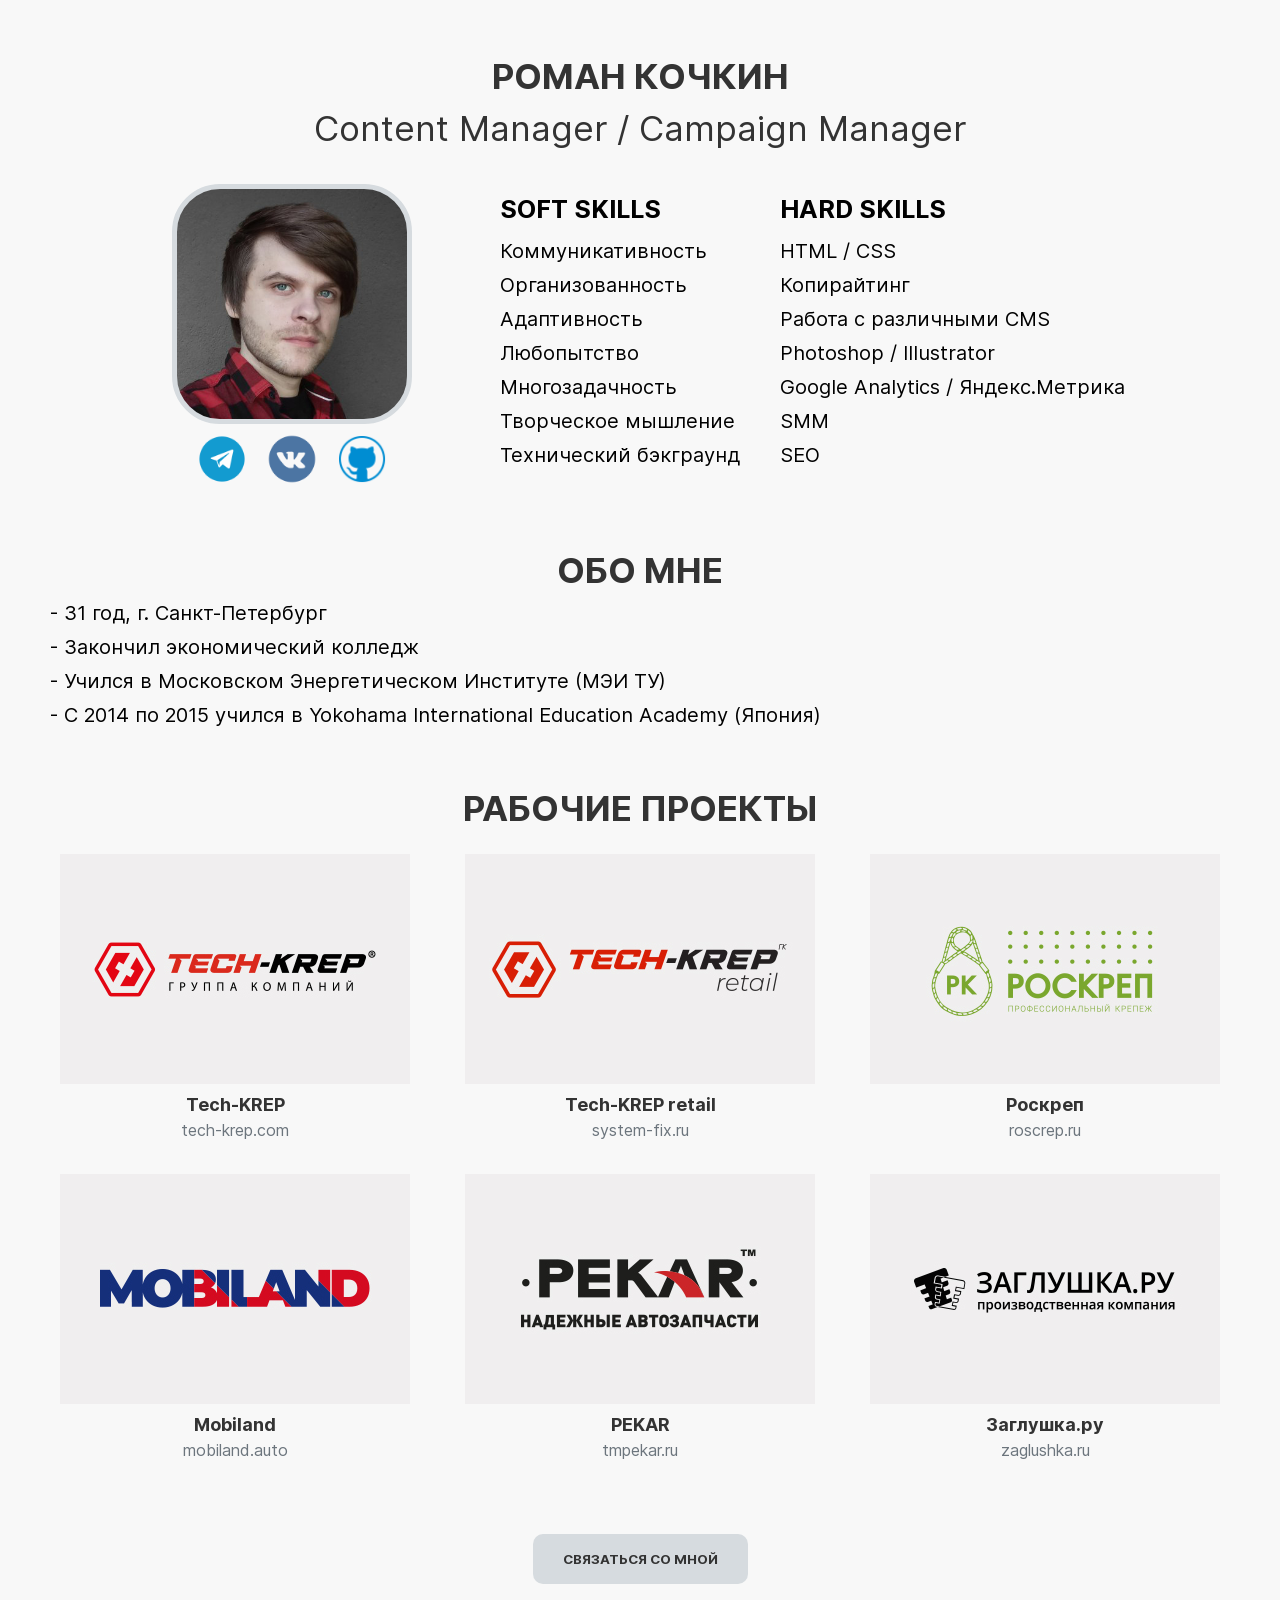
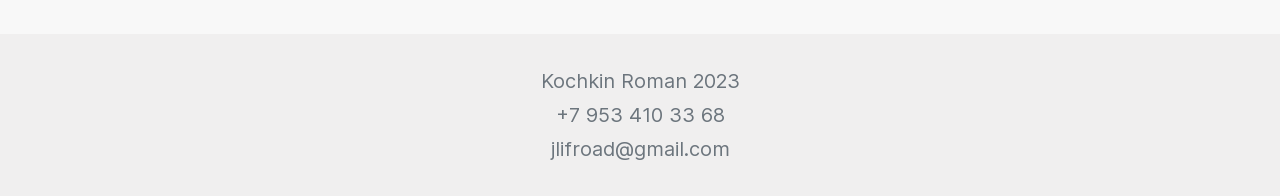
<file: index.html>
<html lang="ru">
    <head>
        <meta charset="UTF-8">
        <meta name="viewport" content="width=device-width, initial-scale=1.0">
        <meta http-equiv="X-UA-Compatible" content="ie=edge">
        <title>Роман Кочкин - контент-менеджер</title>
        <link rel="shortcut icon" href="favicon.ico" />
        <link rel="stylesheet" href="css/styles.css">
    </head>
    <body>
        <header>
            <p class="semi-title text-bold text-uppercase m-0">Роман Кочкин</p>
            <p class="semi-title m-0">Content Manager / Campaign Manager</p>
            <div class="header-info">
                <div>
                    <div class="header-photo"></div>
                    <div class="header-sns">
                        <a href="https://t.me/jlifroad" target="_blank"><img src="images/telegramm_logo.png"></a>
                        <a href="https://vk.com/nichi_roku" target="_blank"><img src="images/vk_logo.png"></a>
                        <a href="https://github.com/Lifroad" target="_blank"><img src="images/github_logo.png"></a>
                    </div>
                </div>
                <div class="header-skills">
                        <ul>
                            <span class="text-bold text-uppercase skills-title">Soft Skills</span>
                            <li>Коммуникативность</li>
                            <li>Организованность</li>
                            <li>Адаптивность</li>
                            <li>Любопытство</li>
                            <li>Многозадачность</li>
                            <li>Творческое мышление</li>
                            <li>Технический бэкграунд</li>
                        </ul>
                        <ul>
                            <span class="text-bold text-uppercase skills-title">Hard Skills</span>
                            <li>HTML / CSS</li>
                            <li>Копирайтинг</li>
                            <li>Работа с различными CMS</li>
                            <li>Photoshop / Illustrator</li>
                            <li>Google Analytics / Яндекс.Метрика</li>
                            <li>SMM</li>
                            <li>SEO</li>
                        </ul>
                </div>
                </div>
                </div>
            </div>
        </header>
        <main>
            <section class="about">
                <p class="semi-title text-bold text-uppercase m-0">Обо мне</p>
                <p>31 год, г. Санкт-Петербург</p>
                <p>Закончил экономический колледж</p>
                <p>Учился в Московском Энергетическом Институте (МЭИ ТУ)</p>
                <p>С 2014 по 2015 учился в Yokohama International Education Academy (Япония)</p>
            </section>
            <section>
                <p class="semi-title text-bold text-uppercase">Рабочие проекты</p>
                <div class="projects">
                    <div class="projects-item">
                        <a href="https://tech-krep.com/" target="_blank">
                            <div class="item-image">
                                <img src="images/tk_preview.jpg">
                                <img src="images/tk_project.jpg">
                            </div>
                        </a>
                        <div class="item-text">
                            <p>Tech-KREP</p>
                            <a href="https://tech-krep.com/" target="_blank"><p>tech-krep.com</p></a>
                        </div>
                    </div>
                    <div class="projects-item">
                        <a href="https://system-fix.ru/" target="_blank">
                            <div class="item-image">
                                <img src="images/sf_preview.jpg">
                                <img src="images/sf_project.jpg">
                            </div>
                        </a>
                        <div class="item-text">
                            <p>Tech-KREP retail</p>
                            <a href="https://system-fix.ru/" target="_blank"><p>system-fix.ru</p></a>
                        </div>
                    </div>
                    <div class="projects-item">
                        <a href="https://roscrep.ru/" target="_blank">
                            <div class="item-image">
                                <img src="images/roscrep_preview.jpg">
                                <img src="images/roscrep_project.jpg">
                            </div>
                        </a>
                        <div class="item-text">
                            <p>Роскреп</p>
                            <a href="https://roscrep.ru/" target="_blank"><p>roscrep.ru</p></a>
                        </div>
                    </div>
                    <div class="projects-item">
                        <a href="https://mobiland.auto/" target="_blank">
                            <div class="item-image">
                                <img src="images/mobiland_preview.jpg">
                                <img src="images/mobiland_project.jpg">
                            </div>
                        </a>
                        <div class="item-text">
                            <p>Mobiland</p>
                            <a href="https://mobiland.auto/" target="_blank"><p>mobiland.auto</p></a>
                        </div>
                    </div>
                    <div class="projects-item">
                        <a href="https://tmpekar.ru/" target="_blank">
                            <div class="item-image">
                                <img src="images/pekar_preview.jpg">
                                <img src="images/pekar_project.jpg">
                            </div>
                        </a>
                        <div class="item-text">
                            <p>PEKAR</p>
                            <a href="https://tmpekar.ru/" target="_blank"><p>tmpekar.ru</p></a>
                        </div>
                    </div>
                    <div class="projects-item">
                        <a href="https://zaglushka.ru/" target="_blank">
                            <div class="item-image">
                                <img src="images/zaglushka_preview.jpg">
                                <img src="images/zaglushka_project.jpg">
                            </div>
                        </a>
                        <div class="item-text">
                            <p>Заглушка.ру</p>
                            <a href="https://zaglushka.ru/" target="_blank"><p>zaglushka.ru</p></a>
                        </div>
                    </div>
                </div>
            </section>
            <section class="text-center">
                <form action="https://t.me/jlifroad" target="_blank">
                    <button class="button-contact text-uppercase text-bold">
                        Связаться со мной
                    </button>
                </form>
            </section>
        </main>
        <footer>
            <p class="text-center">Kochkin Roman 2023</p>
            <p class="text-center">+7 953 410 33 68</p>
            <p class="text-center">jlifroad@gmail.com</p>
        </footer>
    </body>
</html>
</file>
<file: css/styles.css>
@import url("fonts.css");

:root {
    display: flex;
    justify-content: center;
    font: 20px "Inter-Regular", sans-serif;
    background-color: #f8f8f8;
    --dark-grey: #333;
    --light-grey: #D6DBDF;
}

/* Main */
body {
    max-width: 1200px;
    margin: 50px
}

/* Header section */
.header-info {
    display: flex;
    flex-direction: row;
    justify-content: center;
    align-items: flex-start;
    flex-wrap: wrap;
    margin: 30px 0;
}
.header-info div {
    margin: 0 0.8rem;
}
.header-photo {
    width: 230px;
    height: 230px;
    background-image: url("../images/avatar.jpeg");
    background-size: cover;
    border: 5px solid var(--light-grey);
    border-radius: 20%;
}
.header-sns {
    display: flex;
    flex-direction: row;
    justify-content: center;
}
.header-sns img{
    width: 50px;
    margin: 10px;
}
.header-sns img:hover{
    filter: grayscale(100%);
    transition-duration: 200ms;
}
.header-skills {
    display: flex;
    flex-direction: row;
    flex-wrap: wrap;
}
.header-skills ul {
    list-style-type: none;
    margin-top: 10px;

}
.header-skills ul li {
    padding: 5px 0;
}
.skills-title {
    display: block;
    margin-bottom: 10px;
    font-size: 25px;
}

/* Sections styles */
section {
    margin: 50px 0;
}
.about p:nth-child(n+2)::before {
    content: "- ";
}
.projects {
    margin-top: 10px;
    display: flex;
    justify-content: space-between;
    flex-wrap: wrap;
}
@media screen and (max-width: 1240px) {
    .projects {
        justify-content: center;
    }
}
.projects-item {
    display: flex;
    flex-direction: column;
    width: 350px;
    height: 300px;
    margin: 10px;
}
.item-text {
    margin: 5px 0;
    font-size: 18px;
    text-align: center;
}
.item-text a {
    text-decoration: none;
}
.item-text p:first-child {
    font-family: "Inter-Bold", sans-serif;
    color: var(--dark-grey);
}
.item-text p:last-child {
    padding-top: 0;
    font-family: "Inter-Regular", sans-serif;
    font-size: 16px;
    color: #6c757d;
}
.item-image {
    position: relative;
}
.item-image img:last-child {
    z-index: 0;
}
.item-image img:first-child {
    position: absolute;
    top: 0;
    left: 0;
    z-index: 1;
}
.item-image img:first-child:hover {
    opacity: 0;
    transition-duration: 500ms;
}

/* Footer section */
footer {
    width: 100%;
    position: absolute;
    left: 0;
    right: 0;
    padding: 30px 0;
    background-color: #f0efef;
}
footer p{
    color: #6c757d;
}

/* Button styles */
.button-contact {
    height: 50px;
    padding: 10px 30px;
    border: none;
    border-radius: 10px;
    background-color: var(--light-grey);
    color: var(--dark-grey);
    cursor: pointer;
}
.button-contact:hover {
    transition-duration: 300ms;
    background-color: #c2d4e2;
}

/* Text styles */
p {
    margin: 0;
    padding: 5px 0;
}
.semi-title {
    font-size: 35px;
    text-align: center;
    color: var(--dark-grey);
}
.text-bold {
    font-family: "Inter-Bold", sans-serif;
}
.text-uppercase {
    text-transform: uppercase;
}
.text-center {
    text-align: center;
}

/* Indents */
.m-0 {
    margin: 0;
}
</file>
